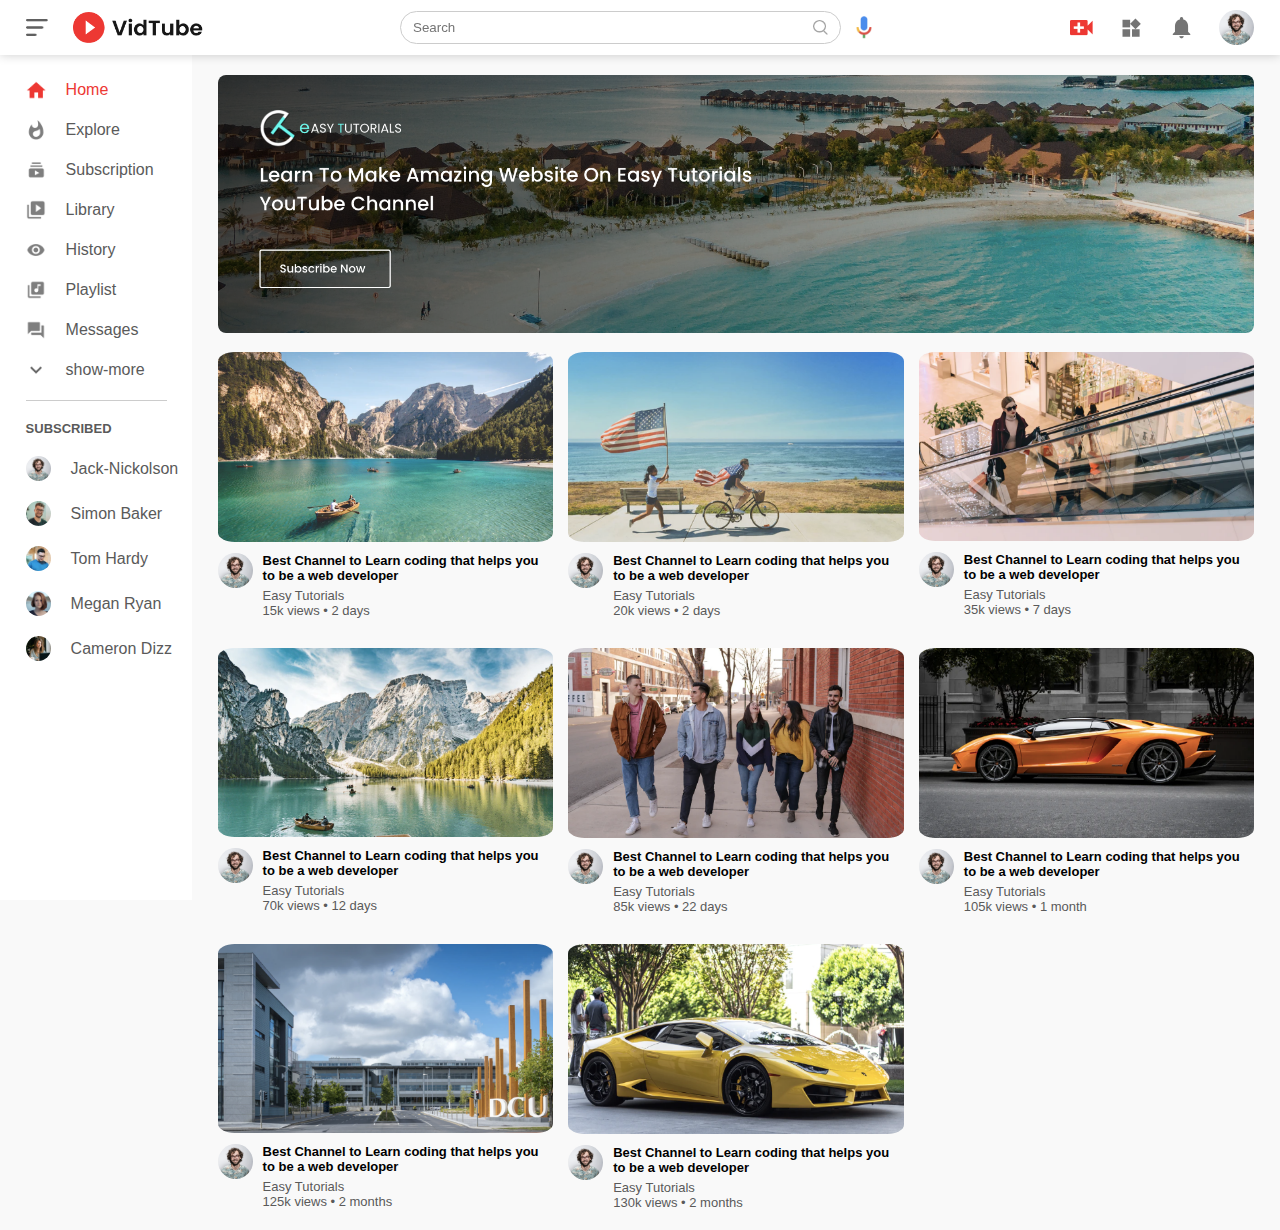
<file: index.html>
<!DOCTYPE html>
<html lang="en">
<head>
  <meta charset="UTF-8">
  <meta http-equiv="X-UA-Compatible" content="IE=edge">
  <meta name="viewport" content="width=device-width, initial-scale=1.0">
  <link rel="stylesheet" href="style.css">
  <title>Video Sharing Website - sr7</title>
</head>
<body>
   <nav class="flex-div">
      <div class="nav-left flex-div" >
        <img src="images/menu.png" alt="menu" class="menu-icon">
        <img src="images/logo.png" alt="logo" class="logo">


      </div>
      <div class="nav-middle flex-div">
          <div class="search-box flex-div">
              <input type="text" placeholder="Search">
              <img src="images/search.png" alt="search">
          </div>
          <img src="images/voice-search.png" alt="voice" class="mic-icon">
      </div>
      <div class="nav-right flex-div">
        <img src="images/upload.png" alt="upload">
        <img src="images/more.png" alt="more">
        <img src="images/notification.png" alt="notification">
        <img src="images/Jack.png" alt="Jack" class="user-icon">
      </div>
   </nav>

   <!----------------side bar------------------>
   <div class="sidebar">
        <div class="shortcut-links">
          <a href=""> <img src="images/home.png"><p>Home</p></a>
          <a href=""> <img src="images/explore.png"><p>Explore</p></a>
          <a href=""> <img src="images/subscriprion.png"><p>Subscription</p></a>
          <a href=""> <img src="images/library.png"><p>Library</p></a>
          <a href=""> <img src="images/history.png"><p>History</p></a>
          <a href=""> <img src="images/playlist.png"><p>Playlist</p></a>
          <a href=""> <img src="images/messages.png"><p>Messages</p></a>
          <a href=""> <img src="images/show-more.png"><p>show-more</p></a>
          <hr>
        </div>
        <div class="subscribed-list">
          <h3>SUBSCRIBED</h3>
          <a href=""> <img src="images/Jack.png"><p>Jack-Nickolson</p></a>
          <a href=""> <img src="images/simon.png"><p>Simon Baker</p></a>
          <a href=""> <img src="images/tom.png"><p>Tom Hardy</p></a>
          <a href=""> <img src="images/megan.png"><p>Megan Ryan</p></a>
          <a href=""> <img src="images/cameron.png"><p>Cameron Dizz</p></a>
        </div>
   </div>


   <!----------main------------->
     <div class="container">
      <div class="banner">
        <img src="images/banner.png" alt="banner">
      </div>

      <div class="list-container">
        <div class="vid-list">
          <a href="play-video.html"><img src="images/thumbnail1.png" alt="thumbnail1" class="thumbnail"></a>
          <div class="flex-div">
            <img src="images/Jack.png">
            <div class="vid-info">
              <a href="">Best Channel to Learn coding that helps you to be a web developer</a>
              <p>Easy Tutorials</p>
              <p>15k views &bull; 2 days</p>
            </div>
          </div>
        </div>
        <div class="vid-list">
          <a href="play-video.html"><img src="images/thumbnail2.png" alt="thumbnail1" class="thumbnail"></a>
          <div class="flex-div">
            <img src="images/Jack.png">
            <div class="vid-info">
              <a href="">Best Channel to Learn coding that helps you to be a web developer</a>
              <p>Easy Tutorials</p>
              <p>20k views &bull; 2 days</p>
            </div>
          </div>
        </div>
        <div class="vid-list">
          <a href="play-video.html"><img src="images/thumbnail3.png" alt="thumbnail1" class="thumbnail"></a>
          <div class="flex-div">
            <img src="images/Jack.png">
            <div class="vid-info">
              <a href="">Best Channel to Learn coding that helps you to be a web developer</a>
              <p>Easy Tutorials</p>
              <p>35k views &bull; 7 days</p>
            </div>
          </div>
        </div>
        <div class="vid-list">
          <a href="play-video.html"><img src="images/thumbnail4.png" alt="thumbnail1" class="thumbnail"></a>
          <div class="flex-div">
            <img src="images/Jack.png">
            <div class="vid-info">
              <a href="">Best Channel to Learn coding that helps you to be a web developer</a>
              <p>Easy Tutorials</p>
              <p>70k views &bull; 12 days</p>
            </div>
          </div>
        </div>
        <div class="vid-list">
          <a href="play-video.html"><img src="images/thumbnail5.png" alt="thumbnail1" class="thumbnail"></a>
          <div class="flex-div">
            <img src="images/Jack.png">
            <div class="vid-info">
              <a href="">Best Channel to Learn coding that helps you to be a web developer</a>
              <p>Easy Tutorials</p>
              <p>85k views &bull; 22 days</p>
            </div>
          </div>
        </div>
        <div class="vid-list">
          <a href="play-video.html"><img src="images/thumbnail6.png" alt="thumbnail1" class="thumbnail"></a>
          <div class="flex-div">
            <img src="images/Jack.png">
            <div class="vid-info">
              <a href="">Best Channel to Learn coding that helps you to be a web developer</a>
              <p>Easy Tutorials</p>
              <p>105k views &bull; 1 month</p>
            </div>
          </div>
        </div>
        <div class="vid-list">
          <a href="play-video.html"><img src="images/thumbnail7.png" alt="thumbnail1" class="thumbnail"></a>
          <div class="flex-div">
            <img src="images/Jack.png">
            <div class="vid-info">
              <a href="">Best Channel to Learn coding that helps you to be a web developer</a>
              <p>Easy Tutorials</p>
              <p>125k views &bull; 2 months</p>
            </div>
          </div>
        </div>
        <div class="vid-list">
          <a href="play-video.html"><img src="images/thumbnail8.png" alt="thumbnail1" class="thumbnail"></a>
          <div class="flex-div">
            <img src="images/Jack.png">
            <div class="vid-info">
              <a href="">Best Channel to Learn coding that helps you to be a web developer</a>
              <p>Easy Tutorials</p>
              <p>130k views &bull; 2 months</p>
            </div>
          </div>
        </div>




      </div>
     </div>









   <script src="script.js"></script>
</body>
</html>
</file>
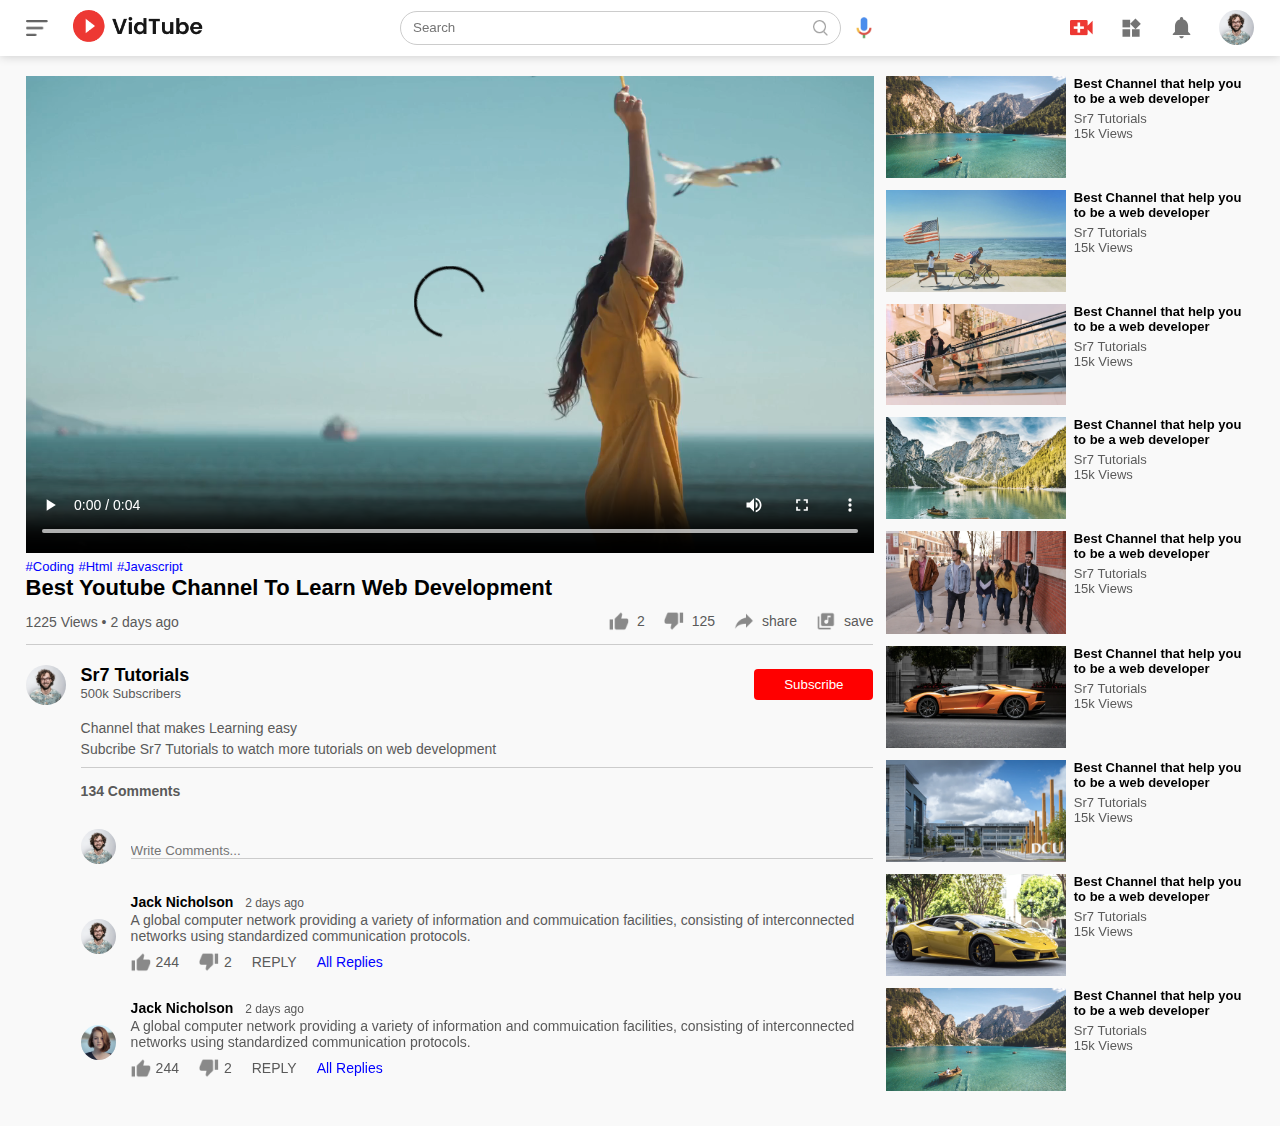
<file: play-video.html>
<!DOCTYPE html>
<html lang="en">
<head>
  <meta charset="UTF-8">
  <meta http-equiv="X-UA-Compatible" content="IE=edge">
  <meta name="viewport" content="width=device-width, initial-scale=1.0">
  <link rel="stylesheet" href="style.css">
  <title>Play Video - sr7</title>
</head>
<body>
  <nav class="flex-div">
    <div class="nav-left flex-div" >
      <img src="images/menu.png" alt="menu" class="menu-icon">
      <a href="index.html"> <img src="images/logo.png" alt="logo" class="logo"></a>


    </div>
    <div class="nav-middle flex-div">
        <div class="search-box flex-div">
            <input type="text" placeholder="Search">
            <img src="images/search.png" alt="search">
        </div>
        <img src="images/voice-search.png" alt="voice" class="mic-icon">
    </div>
    <div class="nav-right flex-div">
      <img src="images/upload.png" alt="upload">
      <img src="images/more.png" alt="more">
      <img src="images/notification.png" alt="notification">
      <img src="images/Jack.png" alt="Jack" class="user-icon">
    </div>
 </nav>

 <div class="container play-container">
   <div class="row">
      <div class="play-video">
        <video controls autoplay>
          <source src="images/video.mp4" type="video/mp4">
        </video>
        <div class="tags">
          <a href="">#Coding</a>
          <a href="">#Html</a>
          <a href="">#Javascript</a>
        </div>
        <h3>Best Youtube Channel To Learn Web Development</h3>
        <div class="play-video-info">
          <p>1225 Views &bull; 2 days ago</p>
          <div>
            <a href=""><img src="images/like.png">2</a>
            <a href=""><img src="images/dislike.png">125</a>
            <a href=""><img src="images/share.png">share</a>
            <a href=""><img src="images/save.png">save</a>

          </div>
        </div>
        <hr>

        <div class="publisher">
          <img src="images/Jack.png">
          <div>
            <p>Sr7 Tutorials</p>
            <span>500k Subscribers</span>
          </div>
          <button type="button">Subscribe</button>
        </div>

        <div class="vid-description">
          <p>Channel that makes Learning easy</p>
          <p>Subcribe Sr7 Tutorials to watch more tutorials on web development</p>
          <hr>
          <h4>134 Comments</h4>


          <div class="add-comment">
            <img src="images/Jack.png">
            <input type="text" placeholder="Write Comments...">
          </div>

          <div class="old-comment">
            <img src="images/Jack.png">
            <div>
              <h3>Jack Nicholson <span>2 days ago</span></h3>
              <p>A global computer network providing a variety of information and commuication facilities, consisting of interconnected networks using standardized communication protocols.</p>
              <div class="comment-action">
                <img src="images/like.png">
                <span>244</span>
                <img src="images/dislike.png">
                <span>2</span>
                <span>REPLY</span>
                <a href="">All Replies</a>
              </div>
            </div>
          </div>
          <div class="old-comment">
            <img src="images/megan.png">
            <div>
              <h3>Jack Nicholson <span>2 days ago</span></h3>
              <p>A global computer network providing a variety of information and commuication facilities, consisting of interconnected networks using standardized communication protocols.</p>
              <div class="comment-action">
                <img src="images/like.png">
                <span>244</span>
                <img src="images/dislike.png">
                <span>2</span>
                <span>REPLY</span>
                <a href="">All Replies</a>
              </div>
            </div>
          </div>
        </div>



      </div>

      <div class="right-sidebar">

        <div class="side-video-list">
           <a href="" class="small-thumbnail"><img src="images/thumbnail1.png"></a>

          <div class="vid-info">
            <a href="">Best Channel that help you to be a web developer</a>
            <p>Sr7 Tutorials</p>
            <p>15k Views</p>
          </div>
        </div>
        <div class="side-video-list">
          <a href="" class="small-thumbnail"><img src="images/thumbnail2.png"></a>

         <div class="vid-info">
           <a href="">Best Channel that help you to be a web developer</a>
           <p>Sr7 Tutorials</p>
           <p>15k Views</p>
         </div>
        </div>
        <div class="side-video-list">
        <a href="" class="small-thumbnail"><img src="images/thumbnail3.png"></a>

       <div class="vid-info">
         <a href="">Best Channel that help you to be a web developer</a>
         <p>Sr7 Tutorials</p>
         <p>15k Views</p>
       </div>
        </div>
        <div class="side-video-list">
        <a href="" class="small-thumbnail"><img src="images/thumbnail4.png"></a>

       <div class="vid-info">
         <a href="">Best Channel that help you to be a web developer</a>
         <p>Sr7 Tutorials</p>
         <p>15k Views</p>
       </div>
        </div>
        <div class="side-video-list">
          <a href="" class="small-thumbnail"><img src="images/thumbnail5.png"></a>

         <div class="vid-info">
           <a href="">Best Channel that help you to be a web developer</a>
           <p>Sr7 Tutorials</p>
           <p>15k Views</p>
         </div>
        </div>
        <div class="side-video-list">
          <a href="" class="small-thumbnail"><img src="images/thumbnail6.png"></a>

         <div class="vid-info">
           <a href="">Best Channel that help you to be a web developer</a>
           <p>Sr7 Tutorials</p>
           <p>15k Views</p>
         </div>
        </div>
        <div class="side-video-list">
          <a href="" class="small-thumbnail"><img src="images/thumbnail7.png"></a>

         <div class="vid-info">
           <a href="">Best Channel that help you to be a web developer</a>
           <p>Sr7 Tutorials</p>
           <p>15k Views</p>
         </div>
        </div>
        <div class="side-video-list">
        <a href="" class="small-thumbnail"><img src="images/thumbnail8.png"></a>

       <div class="vid-info">
         <a href="">Best Channel that help you to be a web developer</a>
         <p>Sr7 Tutorials</p>
         <p>15k Views</p>
       </div>
        </div>
        <div class="side-video-list">
          <a href="" class="small-thumbnail"><img src="images/thumbnail1.png"></a>

         <div class="vid-info">
           <a href="">Best Channel that help you to be a web developer</a>
           <p>Sr7 Tutorials</p>
           <p>15k Views</p>
         </div>
        </div>


      </div>

    </div>
  </div>
  
</body>
</html>
</file>
<file: style.css>
*{
  margin: 0 ;
  padding: 0;
  font-family: 'poppins' , sans-serif ;
  box-sizing: border-box;
}

a{
  text-decoration: none;
  color: #5a5a5a;
}
img{
  cursor: pointer;
}

.flex-div{
  display: flex;
  align-items: center;
}

nav{
  padding: 10px 2%;
  justify-content: space-between;
  box-shadow: 0 0 10px rgba(0,0,0,0.2);
  background-color: #fff;
  position: sticky;
  top: 0;
  z-index: 10;
}
.nav-right img{
  width: 25px;
  margin-right: 25px;
}
.nav-right .user-icon{
  width: 35px;
  border-radius: 50%;
  margin-right: 0;
}

.nav-left .menu-icon{
  width: 22px;
  margin-right: 25px;
}
.nav-left .logo{
  width: 130px;
  
}

.nav-middle .mic-icon{
   width: 16px;
}
.nav-middle .search-box{
  border: 1px solid #ccc;
  margin-right: 15px;
  padding: 8px 12px;
  border-radius: 25px;
}
.nav-middle .search-box input{
  width: 400px;
  border: 0;
  outline: 0;
  background: transparent;
}
.nav-middle .search-box img{
  width: 15px;
}

/*--------------SideBar-----------*/
.sidebar{
  background: #fff;
  width: 15%;
  height: 100vh;
  position: fixed;
  top: 0;
  padding-left: 2%;
  padding-top: 80px;
}
.shortcut-links a img{
  width: 20px;
  margin-right: 20px;
}
.shortcut-links a{
  display: flex;
  align-items: center;
  margin-bottom:20px;
  width: fit-content;
  flex-wrap: wrap;
}
.shortcut-links a:first-child{
  color: #ed3833;
}

.sidebar hr{
  border:0;
  height: 1px;
  background: #ccc;
  width: 85%;
}

.subscribed-list h3{
  font-size: 13px;
  margin: 20px 0;
  color: #5a5a5a;
}
.subscribed-list a{
   display: flex;
   align-items: center;
   margin-bottom: 20px;
   width: fit-content;
   flex-wrap: wrap;
}
.subscribed-list img{
  width: 25px;
  border-radius: 50%;
  margin-right: 20px;
}
.small-sidebar{
  width: 5%;

}
.small-sidebar a p{
  display: none;
}
.small-sidebar h3{
  display: none;
}
.small-sidebar hr{
  width: 50%;
  margin-bottom: 25px;
}

/*----------main------------*/
.container{
  background: #f9f9f9;
  padding-left: 17%;
  padding-right: 2%;
  padding-top: 20px;
  padding-bottom: 20px;
}

.large-container{
  padding-left: 7%;
}
.banner{
  width: 100%;
}
.banner img{
  width: 100%;
  border-radius: 8px;

}

.list-container{
  display: grid;
  grid-template-columns: repeat(auto-fit, minmax(250px,1fr));
  grid-column-gap: 15px;
  grid-row-gap: 30px;
  margin-top: 15px;
}
.vid-list .thumbnail{
    width: 100%;
    border-radius: 5%;
}
.vid-list .flex-div{
  align-items: flex-start;
  margin-top: 7px;
}
.vid-list .flex-div img{
  width: 35px;
  margin-right: 10px;
  border-radius: 50%;
}
.vid-info{
  color: #5a5a5a;
  font-size: 13px;
}
.vid-info a{
  color: #000;
  font-weight: 600;
  display: block;
  margin-bottom: 5px;
}

/*---------play video page---------*/
.play-container{
  padding-left: 2%;
}
.row{
  display: flex;
  justify-content: space-between;
  flex-wrap: wrap;
}
.play-video{
  flex-basis: 69%;
}

.right-sidebar{
  flex-basis: 30%;
}

.play-video video{
  width: 100%;
}

.side-video-list{
  display: flex;
  justify-content: space-between;
  margin-bottom: 8px;
}
.side-video-list img{
  width: 100%;
}

.side-video-list .small-thumbnail{
  flex-basis: 49%;
}
.side-video-list .vid-info{
  flex-basis: 49%;
}

.play-video .tags a{
  color: #0000ff;
  font-size: 13px;
}
.play-video h3{
  font-weight: 600;
  font-size: 22px;
}

.play-video .play-video-info{
  display: flex;
  align-items: center;
  justify-content: space-between;
  flex-wrap: wrap;
  margin-top: 10px;
  font-size: 14px;
  color: #5a5a5a;
}
.play-video .play-video-info a img{
  width: 20px;
  margin-right: 8px;
}
.play-video .play-video-info a{
  display: inline-flex;
  align-items: center;
  margin-left: 15px;
}
.play-video hr{
  border: 0;
  height: 1px;
  background: #ccc;
  margin: 10px 0;
}

.publisher{
  display: flex;
  align-items: center;
  margin-top: 20px;
}
.publisher div{
  flex: 1;
  line-height: 18px;
}
.publisher div p{
  color: #000;
  font-size:18px;
  font-weight: 600;
}
.publisher div span{
  font-size: 13px;
  color: #5a5a5a;
}
.publisher img{
  width: 40px;
  border-radius: 50%;
  margin-right: 15px;
}
.publisher button{
  background: red;
  color: #fff;
  padding: 8px 30px;
  border: 0;
  outline: 0;
  border-radius: 4px;
  cursor: pointer;
}

.vid-description{
  padding-left: 55px;
  margin: 15px 0;

}
.vid-description p{
  font-size: 14px;
  margin-bottom: 5px;
  color: #5a5a5a;
}
.vid-description h4{
  font-size: 14px;
  color: #5a5a5a;
  margin-top: 15px;
}

.add-comment{
  display: flex;
  align-items: center;
  margin: 30px 0;
}
.add-comment img{
  width: 35px;
  border-radius: 50%;
  margin-right: 15px;
}
.add-comment input{
  border: 0;
  outline: 0;
  border-bottom: 1px solid #ccc;
  width: 100%;
  padding-top:10px;
  background: transparent;
}

.old-comment{
  display: flex;
  align-items: center;
  margin: 20px 0;
}
.old-comment img{
  width: 35px;
  border-radius: 50%;
  margin-right: 15px;
}
.old-comment h3{
  font-size: 14px;
  margin-bottom: 2px;
}
.old-comment h3 span{
  font-size: 12px;
  color: #5a5a5a;
  font-weight: 500;
  margin-left: 8px;
}

.old-comment .comment-action{
  display: flex;
  align-items: center;
  margin: 8px 0;
  font-size: 14px;
}
.old-comment .comment-action img{
  border-radius: 0;
  width: 20px;
  margin-right: 5px;
}
.old-comment .comment-action span{
  margin-right: 20px;
  color: #5a5a5a;
}
.old-comment .comment-action a{
  color: #0000ff;
}




@media (max-width: 900px) {

  .menu-icon{
    display: none;
  }
  .sidebar{
    display:none;
  }
  .container, .large-container{
    padding-left: 5%;
    padding-right: 5%;
  }
  .nav-right img{
    display: none;
  }
  .nav-right .user-icon{
    display: block;
    width: 30px;
  }
  .nav-middle .search-box input{
    width: 100px;
  }
  .nav-middle .mic-icon{
    display: none;
  }
  .nav-left .logo{
    width: 90px;
  }
  .play-video{
    flex-basis: 100%;
  }
  .right-sidebar{
    flex-basis: 100%;
  }
  .play-container{
    padding-left: 5%;
  }
  .vid-description{
    padding-left: 0;
  }
  .play-video .play-video-info a{
    margin-left: 0;
    margin-right: 15px;
    margin-top: 15px;
  }

}
</file>
